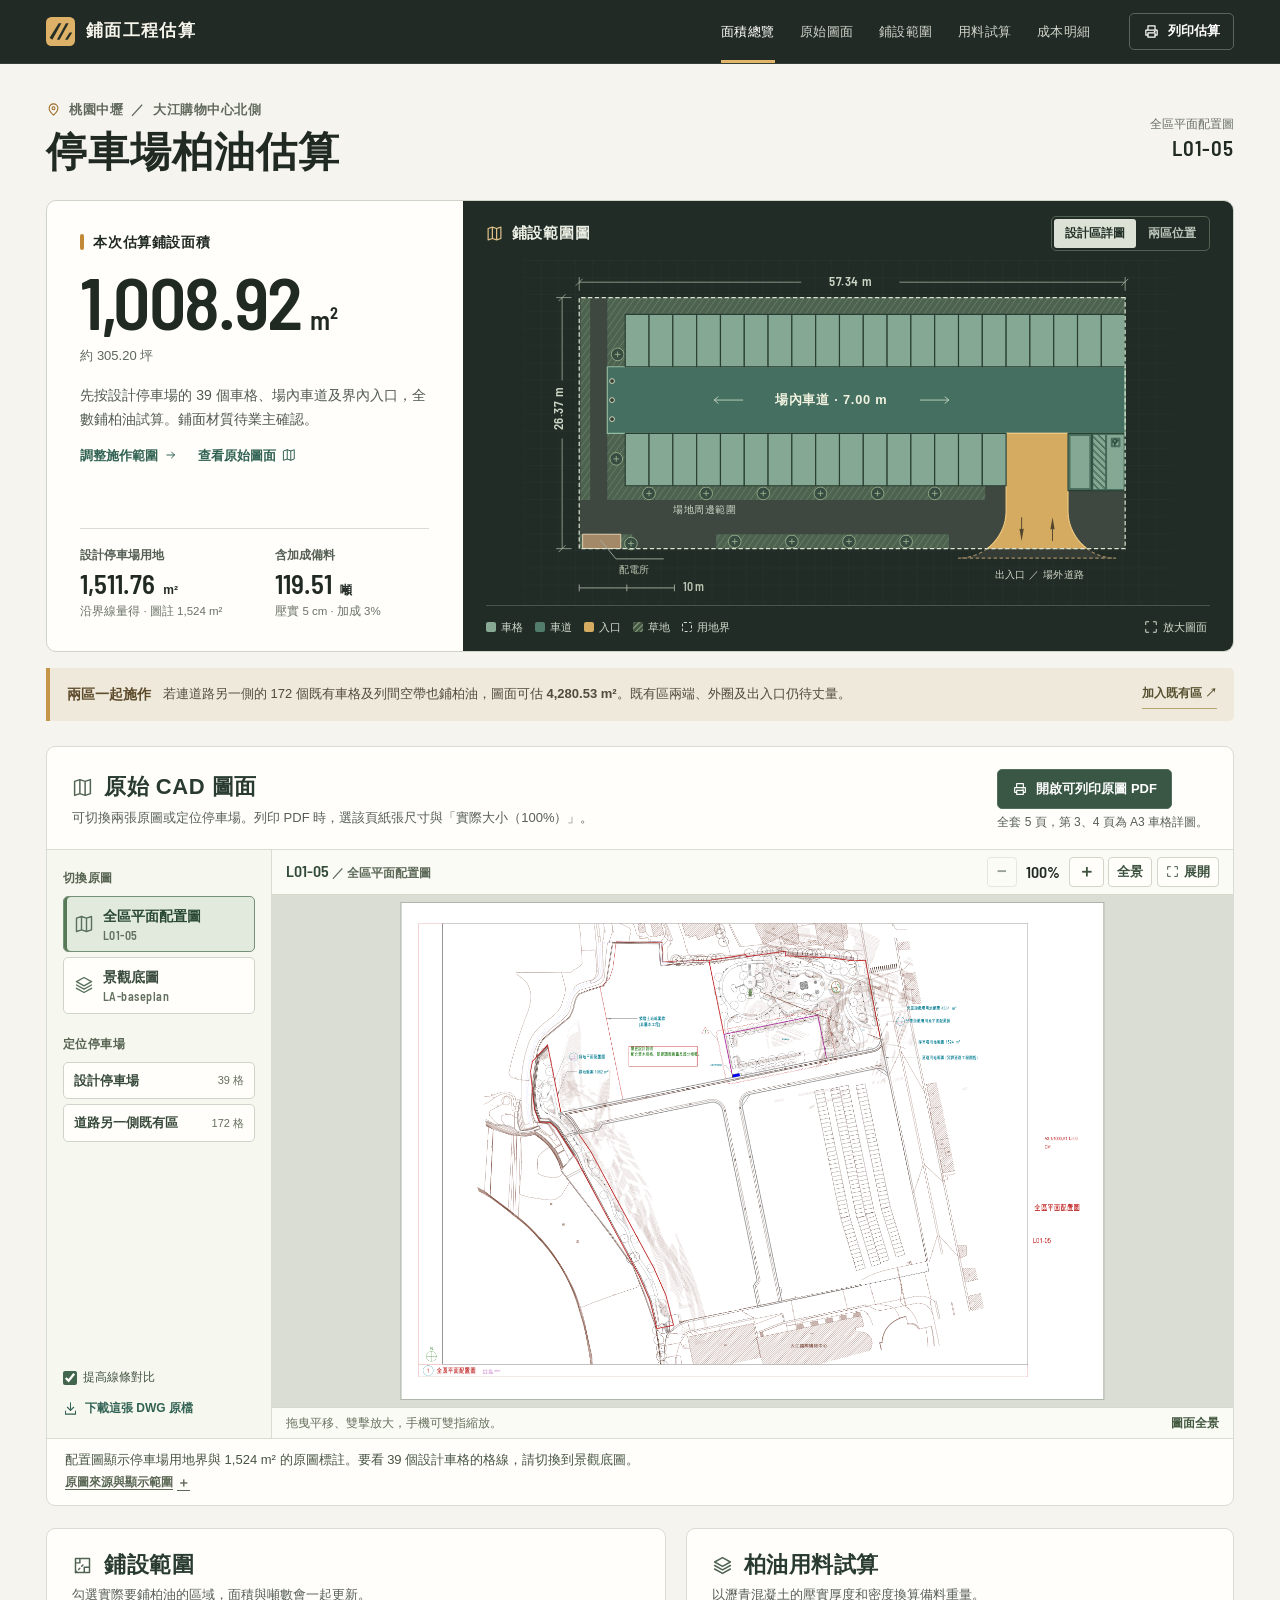
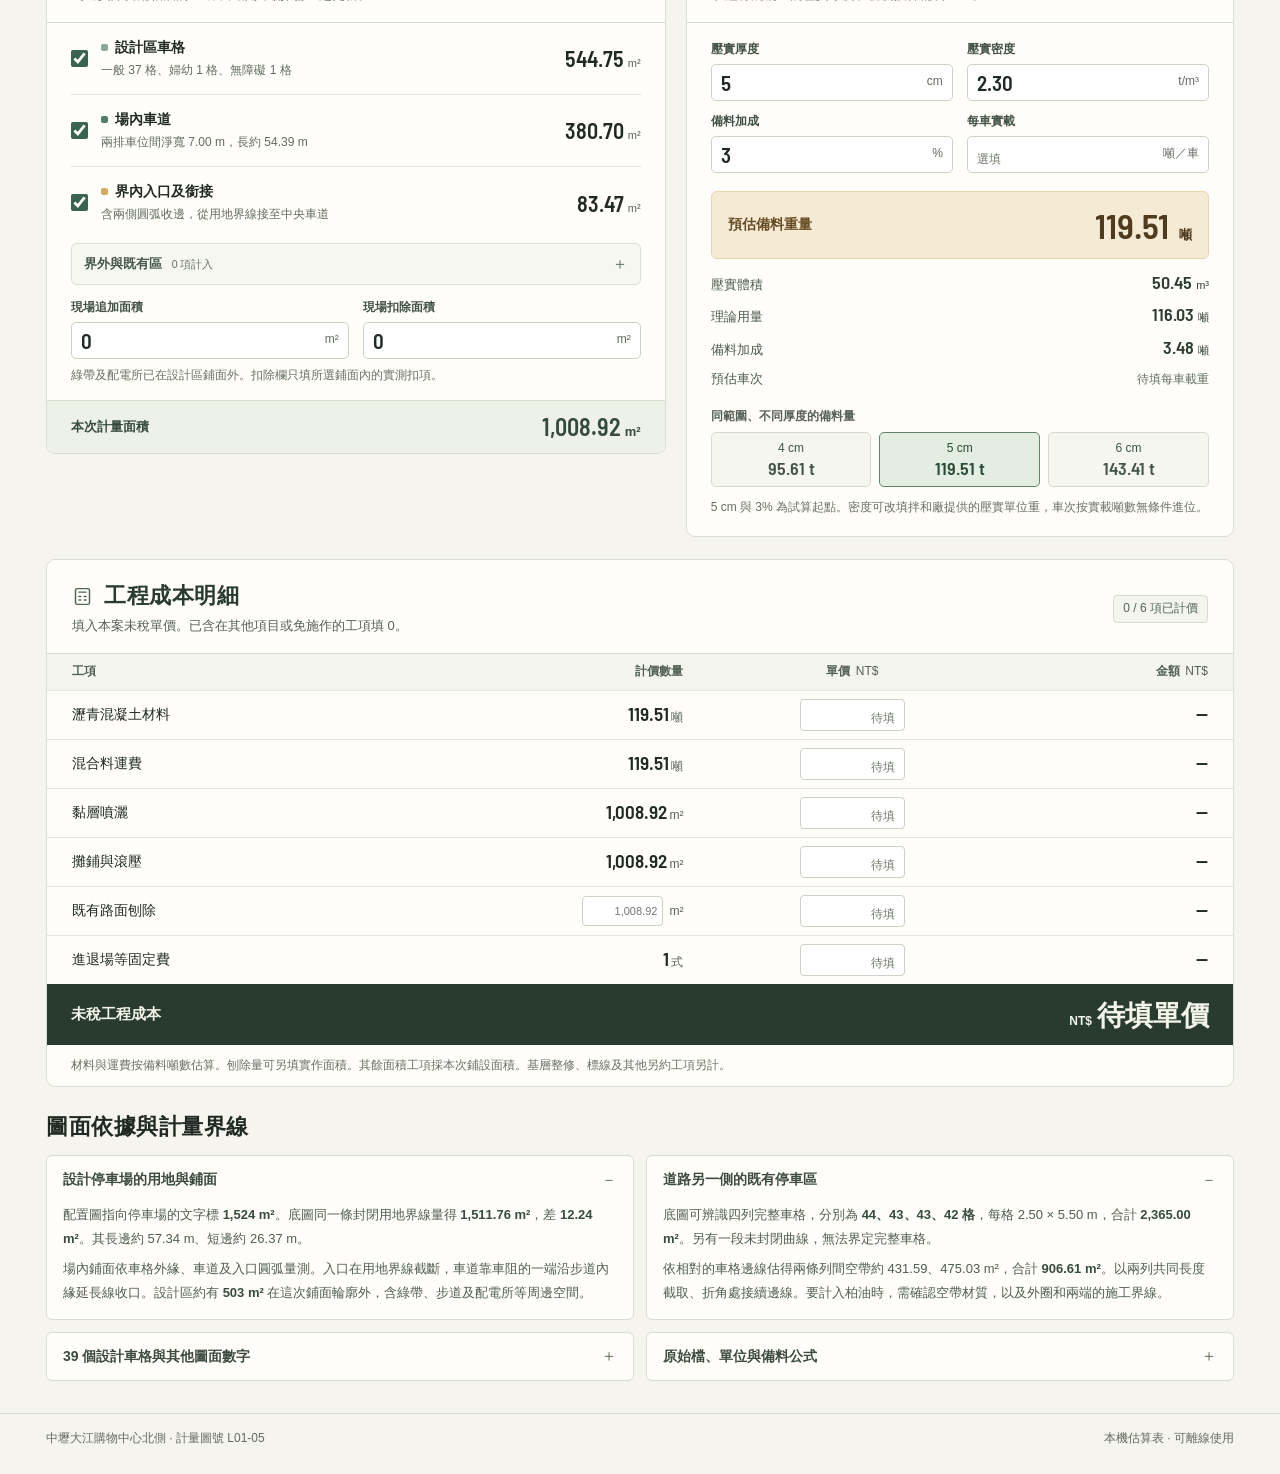
<file: index.html>
<!doctype html>
<html lang="zh-Hant">
<head>
  <meta charset="utf-8">
  <meta name="viewport" content="width=device-width, initial-scale=1">
  <meta name="description" content="大江購物中心北側停車場的柏油鋪設面積、用料和工程費用試算，附原始 CAD 圖面。">
  <title>大江停車場柏油估算</title>
  <script>
    const estimate = new URL("./停車場柏油估算/index.html", window.location.href);
    estimate.search = window.location.search;
    estimate.hash = window.location.hash;
    window.location.replace(estimate.href);
  </script>
  <noscript><meta http-equiv="refresh" content="0;url=./停車場柏油估算/index.html"></noscript>
</head>
<body>
  <a href="./停車場柏油估算/index.html">開啟大江停車場柏油估算網頁</a>
</body>
</html>
</file>
